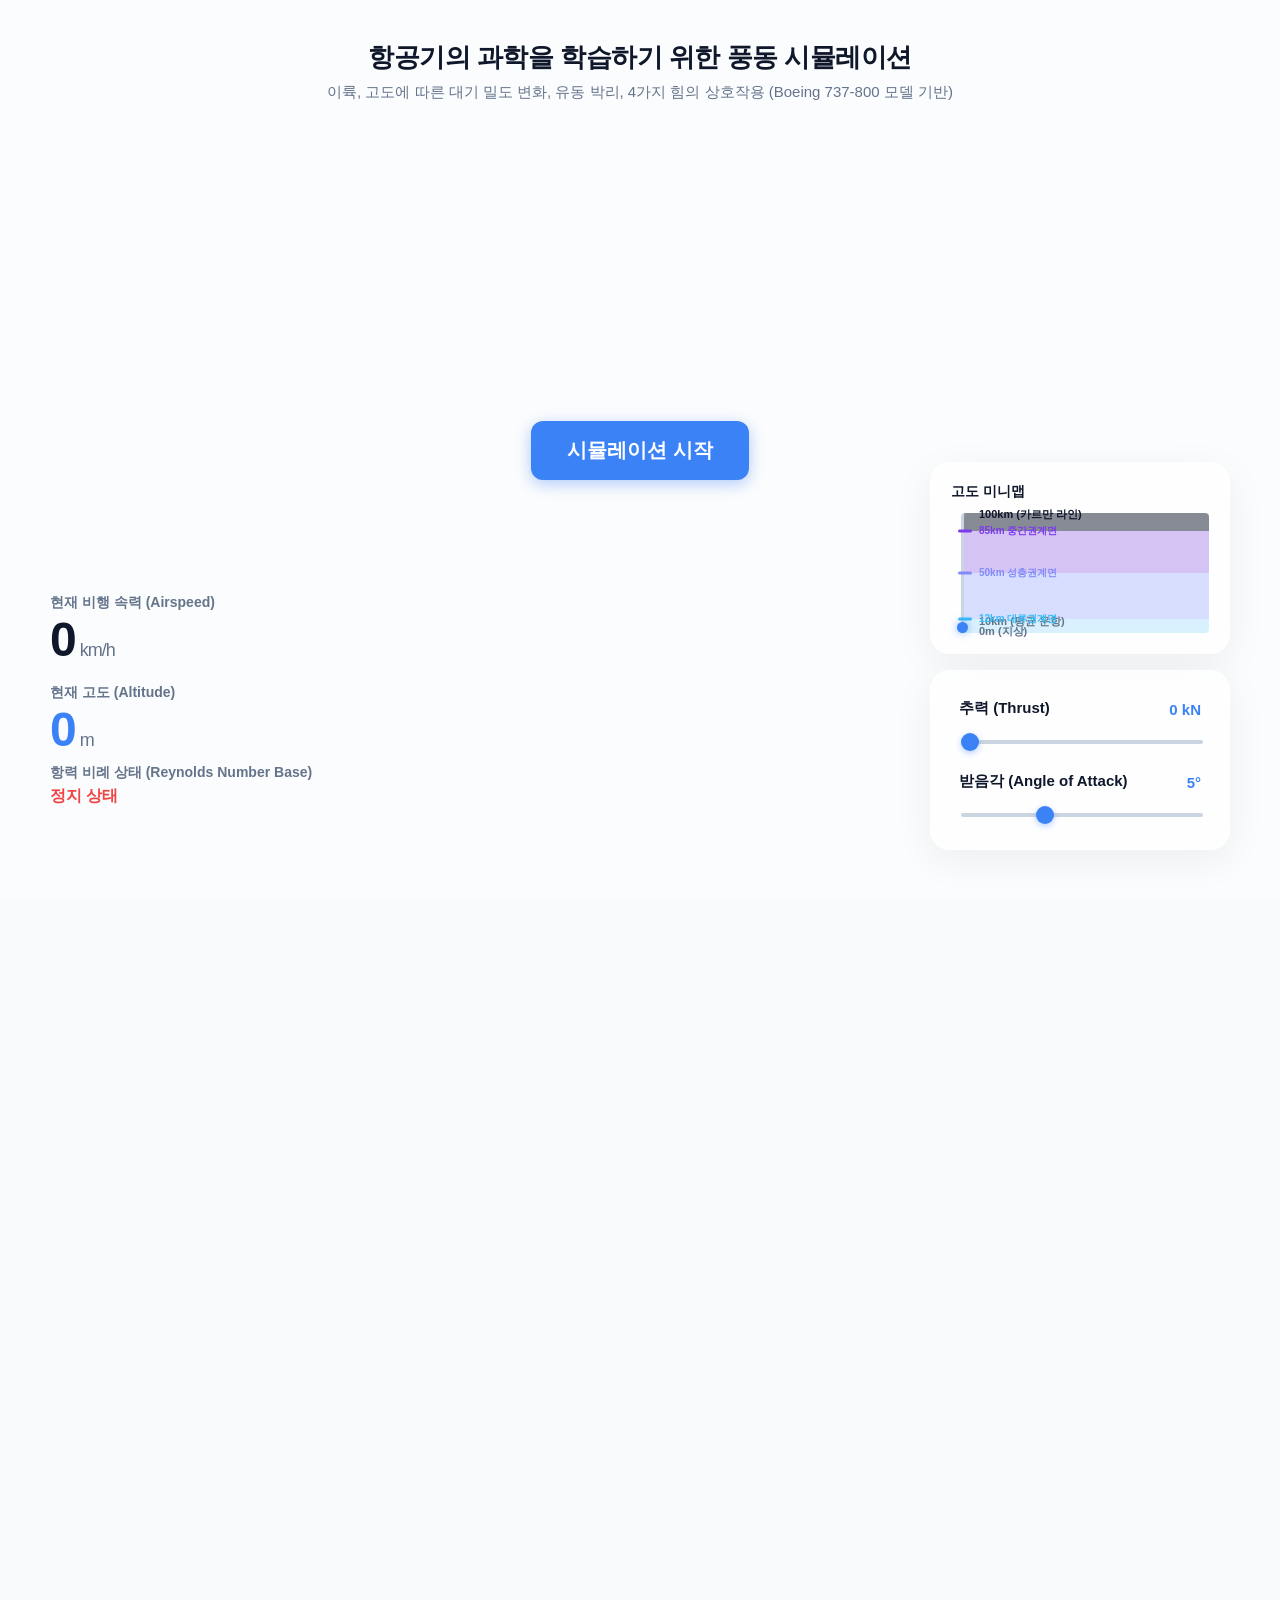
<file: fixed.html>
<!DOCTYPE html>
<html lang="ko">
<head>
    <meta charset="UTF-8">
    <meta name="viewport" content="width=device-width, initial-scale=1.0">
    <title>항공기 풍동 시뮬레이션</title>
    <style>
        :root {
            --bg-color: #f8fafc;
            --text-main: #0f172a;
            --text-sub: #64748b;
            --wing-color: #334155;
            --lift-color: #3b82f6;   
            --gravity-color: #94a3b8; 
            --thrust-color: #10b981;  
            --drag-color: #ef4444;    
        }

        body, html {
            margin: 0; padding: 0; width: 100%; height: 100%; overflow: hidden;
            font-family: 'Pretendard', -apple-system, BlinkMacSystemFont, 'Segoe UI', Roboto, sans-serif;
            background-color: var(--bg-color);
            color: var(--text-main);
        }

        #simulationCanvas { display: block; width: 100%; height: 100%; }
        .overlay { position: absolute; pointer-events: none; }

        /* 시작 버튼 오버레이 */
        .start-overlay {
            top: 0; left: 0; width: 100%; height: 100%;
            background: rgba(255, 255, 255, 0.4);
            backdrop-filter: blur(8px);
            display: flex; justify-content: center; align-items: center;
            pointer-events: auto; z-index: 100;
        }
        .start-btn {
            padding: 16px 36px; font-size: 20px; font-weight: 700;
            color: #fff; background-color: var(--lift-color);
            border: none; border-radius: 12px; cursor: pointer;
            box-shadow: 0 4px 15px rgba(59, 130, 246, 0.4);
            transition: all 0.2s ease;
        }
        .start-btn:hover { background-color: #2563eb; transform: translateY(-2px); }
        .start-btn:active { transform: translateY(0); }

        /* 제목 레이아웃 */
        .header { top: 40px; left: 0; width: 100%; text-align: center; }
        h1 { margin: 0; font-size: 26px; font-weight: 700; letter-spacing: -0.5px; }
        p.subtitle { margin: 8px 0 0 0; font-size: 15px; color: var(--text-sub); }

        /* 상태 표시 HUD */
        .hud-status {
            bottom: 50px; left: 50px; pointer-events: auto; display: flex; flex-direction: column; gap: 20px;
        }
        .hud-box { display: flex; flex-direction: column; }
        .hud-label { font-size: 14px; color: var(--text-sub); margin-bottom: 4px; font-weight: 600; }
        .hud-val { font-size: 48px; font-weight: 800; line-height: 1; letter-spacing: -1px; }
        .hud-unit { font-size: 18px; font-weight: 500; color: var(--text-sub); margin-left: 4px; }
        .alert { color: #ef4444; font-size: 14px; font-weight: bold; margin-top: 5px; opacity: 0; transition: opacity 0.3s;}

        /* 우측 하단 컨트롤러 & 미니맵 컨테이너 */
        .right-panel {
            bottom: 50px; right: 50px; width: 300px;
            display: flex; flex-direction: column; gap: 16px; pointer-events: none;
        }

        /* 고도 미니맵 */
        .minimap-wrapper {
            background: rgba(255, 255, 255, 0.7); backdrop-filter: blur(12px);
            padding: 20px; border-radius: 20px; box-shadow: 0 10px 40px rgba(0,0,0,0.06);
            border: 1px solid rgba(255,255,255,0.8); pointer-events: auto;
        }
        .minimap-title { font-size: 14px; font-weight: 700; margin-bottom: 12px; color: var(--text-main); }
        .minimap-container { 
            position: relative; height: 120px; border-left: 3px solid #cbd5e1; 
            margin-left: 10px; margin-top: 10px; border-radius: 4px;
            background: linear-gradient(to top,
                rgba(186,230,253,0.55) 0%,   rgba(186,230,253,0.55) 12%,
                rgba(165,180,252,0.45) 12%,  rgba(165,180,252,0.45) 50%,
                rgba(109,40,217,0.28) 50%,   rgba(109,40,217,0.28) 85%,
                rgba(15,23,42,0.50)   85%,   rgba(15,23,42,0.50)   100%
            );
        }
        .minimap-label { position: absolute; left: 15px; font-size: 11px; color: var(--text-sub); font-weight: 600; white-space: nowrap;}
        .karman-mark { top: -6px; color: #0f172a;}
        .cruise-mark { bottom: 10%; transform: translateY(50%); }
        .ground-mark { bottom: -6px; }
        .minimap-plane { 
            position: absolute; left: -7px; width: 11px; height: 11px; 
            background: var(--lift-color); border-radius: 50%; 
            box-shadow: 0 0 8px rgba(59,130,246,0.6); 
            transition: bottom 0.1s linear; bottom: 0%;
        }
        .minimap-layer-mark {
            position: absolute; left: -6px; width: 14px; height: 3px;
            border-radius: 1.5px; transform: translateY(50%);
        }

        /* 조작부 */
        .controls {
            background: rgba(255, 255, 255, 0.7); backdrop-filter: blur(12px);
            padding: 28px; border-radius: 20px; box-shadow: 0 10px 40px rgba(0,0,0,0.06);
            border: 1px solid rgba(255,255,255,0.8); pointer-events: auto;
        }
        .control-group { margin-bottom: 24px; }
        .control-group:last-child { margin-bottom: 0; }
        .control-header { display: flex; justify-content: space-between; margin-bottom: 12px; align-items: flex-end; }
        .control-name { font-size: 15px; font-weight: 600; }
        .control-value { font-size: 15px; font-weight: 700; color: var(--lift-color); }

        /* 슬라이더 커스텀 */
        input { -webkit-appearance: none; width: 100%; background: transparent; }
        input:focus { outline: none; }
        input::-webkit-slider-thumb {
            -webkit-appearance: none; height: 18px; width: 18px; border-radius: 50%;
            background: var(--lift-color); cursor: pointer; margin-top: -7px;
            box-shadow: 0 2px 6px rgba(59, 130, 246, 0.4);
        }
        input::-webkit-slider-runnable-track { width: 100%; height: 4px; cursor: pointer; background: #cbd5e1; border-radius: 2px; }
    </style>
</head>
<body>

    <div id="startOverlay" class="start-overlay">
        <button id="startBtn" class="start-btn">시뮬레이션 시작</button>
    </div>

    <canvas id="simulationCanvas"></canvas>

    <div class="overlay header">
        <h1>항공기의 과학을 학습하기 위한 풍동 시뮬레이션</h1>
        <p class="subtitle">이륙, 고도에 따른 대기 밀도 변화, 유동 박리, 4가지 힘의 상호작용 (Boeing 737-800 모델 기반)</p>
    </div>

    <div class="overlay hud-status">
        <div class="hud-box">
            <div class="hud-label">현재 비행 속력 (Airspeed)</div>
            <div class="hud-val"><span id="speedDisplay">0</span><span class="hud-unit">km/h</span></div>
        </div>
        <div class="hud-box">
            <div class="hud-label">현재 고도 (Altitude)</div>
            <div class="hud-val" style="color: var(--lift-color);"><span id="altDisplay">0</span><span class="hud-unit">m</span></div>
        </div>
        <div class="hud-box" style="margin-top: -10px;">
            <div class="hud-label">항력 비례 상태 (Reynolds Number Base)</div>
            <div id="dragTypeDisplay" style="font-size: 16px; font-weight: bold; color: var(--drag-color);">정지 상태</div>
        </div>
        <div id="stallWarning" class="alert">⚠️ 실속(Stall) 발생! 양력 급감 및 유동 박리</div>
    </div>

    <div class="overlay right-panel">
        <div class="minimap-wrapper">
            <div class="minimap-title">고도 미니맵</div>
            <div class="minimap-container">
                <div class="minimap-label karman-mark">100km (카르만 라인)</div>
                <div class="minimap-label" style="bottom:85%;transform:translateY(50%);color:#7c3aed;font-size:10px;">85km 중간권계면</div>
                <div class="minimap-label" style="bottom:50%;transform:translateY(50%);color:#818cf8;font-size:10px;">50km 성층권계면</div>
                <div class="minimap-label cruise-mark">10km (평균 운항)</div>
                <div class="minimap-label" style="bottom:12%;transform:translateY(50%);color:#38bdf8;font-size:10px;">12km 대류권계면</div>
                <div class="minimap-label ground-mark">0m (지상)</div>
                <div class="minimap-layer-mark" style="bottom:85%;background:#7c3aed;"></div>
                <div class="minimap-layer-mark" style="bottom:50%;background:#818cf8;"></div>
                <div class="minimap-layer-mark" style="bottom:12%;background:#38bdf8;"></div>
                <div class="minimap-plane" id="minimapPlane"></div>
            </div>
        </div>

        <div class="controls">
            <div class="control-group">
                <div class="control-header">
                    <span class="control-name">추력 (Thrust)</span>
                    <span class="control-value"><span id="thrustValDisplay">0</span> kN</span>
                </div>
                <input type="range" id="thrustSlider" min="0" max="250" step="1" value="0">
            </div>
            <div class="control-group">
                <div class="control-header">
                    <span class="control-name">받음각 (Angle of Attack)</span>
                    <span class="control-value"><span id="aoaValDisplay">5</span>°</span>
                </div>
                <input type="range" id="aoaSlider" min="-5" max="25" step="0.5" value="5">
            </div>
        </div>
    </div>

    <script>
        const canvas = document.getElementById('simulationCanvas');
        const ctx = canvas.getContext('2d');

        const speedDisplay = document.getElementById('speedDisplay');
        const altDisplay = document.getElementById('altDisplay');
        const thrustSlider = document.getElementById('thrustSlider');
        const thrustValDisplay = document.getElementById('thrustValDisplay');
        const aoaSlider = document.getElementById('aoaSlider');
        const aoaValDisplay = document.getElementById('aoaValDisplay');
        const stallWarning = document.getElementById('stallWarning');
        const dragTypeDisplay = document.getElementById('dragTypeDisplay');
        const minimapPlane = document.getElementById('minimapPlane');
        const startOverlay = document.getElementById('startOverlay');
        const startBtn = document.getElementById('startBtn');

        function resizeCanvas() {
            canvas.width = window.innerWidth;
            canvas.height = window.innerHeight;
        }
        window.addEventListener('resize', resizeCanvas);
        resizeCanvas();

        // 보잉 737-800 제원
        const mass = 65000;          
        const gravity = mass * 9.81; 
        const wingArea = 124.6;      
        const chordLength = 3.96;    
        const kinematicViscosity = 1.48e-5;    
        
        const Re_crit = 5000000; 
        const v_crit = (Re_crit * kinematicViscosity) / chordLength;

        // ========== 대기층 오브제 데이터 (5배 증가, 크기 확대) ==========
        const cloudDefs = [
            // 저층 뭉게구름 (0~2km)
            {xf:0.04,alt:220,size:2.6},{xf:0.16,alt:380,size:3.0},{xf:0.29,alt:480,size:2.2},
            {xf:0.43,alt:310,size:2.8},{xf:0.57,alt:560,size:2.4},{xf:0.70,alt:290,size:3.2},
            {xf:0.83,alt:440,size:2.0},{xf:0.94,alt:620,size:2.5},{xf:0.11,alt:180,size:2.9},
            {xf:0.24,alt:700,size:2.1},{xf:0.37,alt:850,size:2.7},{xf:0.50,alt:950,size:2.3},
            {xf:0.63,alt:780,size:3.1},{xf:0.76,alt:1100,size:2.6},{xf:0.88,alt:820,size:2.0},
            {xf:0.07,alt:1300,size:2.4},{xf:0.21,alt:1500,size:2.8},{xf:0.34,alt:1200,size:2.2},
            {xf:0.47,alt:1650,size:2.5},{xf:0.60,alt:1400,size:2.0},{xf:0.73,alt:1800,size:2.7},
            {xf:0.86,alt:1550,size:2.3},{xf:0.13,alt:1750,size:2.6},{xf:0.96,alt:1350,size:2.1},
            {xf:0.40,alt:1950,size:2.4},
            // 중층 (2~6km)
            {xf:0.05,alt:2300,size:2.0},{xf:0.18,alt:2700,size:2.3},{xf:0.30,alt:3000,size:1.9},
            {xf:0.42,alt:2500,size:2.1},{xf:0.54,alt:3200,size:2.4},{xf:0.66,alt:2800,size:1.8},
            {xf:0.78,alt:3500,size:2.2},{xf:0.90,alt:2900,size:2.0},{xf:0.08,alt:3800,size:1.9},
            {xf:0.22,alt:4100,size:2.1},{xf:0.35,alt:3600,size:1.7},{xf:0.48,alt:4400,size:2.0},
            {xf:0.61,alt:4700,size:1.8},{xf:0.74,alt:4200,size:2.2},{xf:0.87,alt:5000,size:1.9},
            {xf:0.12,alt:5300,size:1.7},{xf:0.25,alt:4900,size:1.8},{xf:0.38,alt:5600,size:2.0},
            {xf:0.51,alt:5100,size:1.6},{xf:0.64,alt:5800,size:1.7},{xf:0.77,alt:5400,size:1.9},
            {xf:0.92,alt:5700,size:1.5},{xf:0.03,alt:5200,size:1.8},{xf:0.17,alt:5900,size:1.6},
            {xf:0.46,alt:5500,size:1.7},
            // 고층 권운 (6~12km)
            {xf:0.06,alt:6400,size:1.4},{xf:0.19,alt:7000,size:1.5},{xf:0.33,alt:6800,size:1.3},
            {xf:0.46,alt:7500,size:1.4},{xf:0.59,alt:7200,size:1.5},{xf:0.72,alt:8000,size:1.2},
            {xf:0.85,alt:7700,size:1.3},{xf:0.10,alt:8400,size:1.1},{xf:0.23,alt:8800,size:1.2},
            {xf:0.36,alt:9100,size:1.0},{xf:0.49,alt:9500,size:1.1},{xf:0.62,alt:9000,size:1.2},
            {xf:0.75,alt:9700,size:0.9},{xf:0.88,alt:10200,size:0.9},{xf:0.14,alt:10600,size:0.8},
            {xf:0.28,alt:10900,size:0.8},{xf:0.42,alt:11200,size:0.7},{xf:0.56,alt:10800,size:0.8},
            {xf:0.69,alt:11500,size:0.7},{xf:0.82,alt:11800,size:0.7},{xf:0.97,alt:11000,size:0.8},
            {xf:0.01,alt:11600,size:0.7},{xf:0.16,alt:10400,size:0.9},{xf:0.93,alt:11300,size:0.7},
            {xf:0.02,alt:9800,size:1.0},
        ];
        const birdDefs = [
            {xf:0.05,alt:35,sp:4},{xf:0.12,alt:55,sp:3.5},{xf:0.20,alt:42,sp:5},
            {xf:0.28,alt:78,sp:3},{xf:0.36,alt:62,sp:4.5},{xf:0.43,alt:92,sp:3.8},
            {xf:0.51,alt:48,sp:4},{xf:0.58,alt:105,sp:3.2},{xf:0.66,alt:70,sp:4.8},
            {xf:0.73,alt:38,sp:3.5},{xf:0.80,alt:85,sp:4.2},{xf:0.88,alt:58,sp:3.7},
            {xf:0.95,alt:120,sp:3.1},{xf:0.08,alt:95,sp:4.3},{xf:0.16,alt:130,sp:3.6},
            {xf:0.24,alt:145,sp:3.0},{xf:0.32,alt:115,sp:3.9},{xf:0.40,alt:160,sp:3.3},
            {xf:0.48,alt:140,sp:4.1},{xf:0.56,alt:170,sp:3.4},{xf:0.64,alt:155,sp:4.6},
            {xf:0.72,alt:185,sp:3.8},{xf:0.79,alt:125,sp:3.2},{xf:0.87,alt:190,sp:4.0},
            {xf:0.93,alt:108,sp:3.7},{xf:0.04,alt:175,sp:3.5},{xf:0.14,alt:148,sp:4.4},
            {xf:0.26,alt:200,sp:3.1},{xf:0.38,alt:88,sp:4.7},{xf:0.53,alt:210,sp:3.6},
        ];
        const balloonDefs = [
            {xf:0.07,alt:16000},{xf:0.18,alt:20000},{xf:0.28,alt:25000},
            {xf:0.38,alt:30000},{xf:0.48,alt:22000},{xf:0.57,alt:35000},
            {xf:0.67,alt:28000},{xf:0.76,alt:38000},{xf:0.86,alt:32000},
            {xf:0.95,alt:42000},{xf:0.13,alt:18500},{xf:0.23,alt:26000},
            {xf:0.33,alt:33000},{xf:0.43,alt:46000},{xf:0.53,alt:24000},
        ];
        const meteorDefs = [
            {xf:0.05,alt:62000,angle:0.55,len:160},{xf:0.13,alt:66000,angle:0.42,len:140},
            {xf:0.21,alt:70000,angle:0.65,len:190},{xf:0.29,alt:74000,angle:0.38,len:150},
            {xf:0.37,alt:67000,angle:0.50,len:175},{xf:0.45,alt:78000,angle:0.48,len:165},
            {xf:0.53,alt:63000,angle:0.58,len:145},{xf:0.61,alt:72000,angle:0.43,len:170},
            {xf:0.69,alt:80000,angle:0.52,len:155},{xf:0.77,alt:68000,angle:0.47,len:180},
            {xf:0.85,alt:75000,angle:0.62,len:160},{xf:0.92,alt:82000,angle:0.40,len:140},
            {xf:0.09,alt:64000,angle:0.53,len:155},{xf:0.17,alt:76000,angle:0.67,len:170},
            {xf:0.25,alt:84000,angle:0.45,len:185},{xf:0.34,alt:61000,angle:0.56,len:150},
            {xf:0.42,alt:79000,angle:0.44,len:165},{xf:0.50,alt:65000,angle:0.60,len:175},
            {xf:0.58,alt:83000,angle:0.49,len:145},{xf:0.66,alt:71000,angle:0.57,len:160},
            {xf:0.74,alt:77000,angle:0.41,len:170},{xf:0.82,alt:69000,angle:0.63,len:155},
            {xf:0.90,alt:85000,angle:0.46,len:140},{xf:0.97,alt:73000,angle:0.54,len:165},
            {xf:0.03,alt:81000,angle:0.51,len:180},{xf:0.11,alt:62500,angle:0.59,len:150},
            {xf:0.19,alt:70500,angle:0.44,len:175},{xf:0.27,alt:78500,angle:0.66,len:160},
            {xf:0.36,alt:66500,angle:0.48,len:145},{xf:0.44,alt:84500,angle:0.42,len:190},
        ];
        const starDefs = [
            {xf:0.02,alt:86000,r:2.2},{xf:0.07,alt:91000,r:1.8},{xf:0.12,alt:88500,r:2.5},
            {xf:0.17,alt:94000,r:1.9},{xf:0.22,alt:89000,r:2.1},{xf:0.27,alt:96500,r:1.7},
            {xf:0.32,alt:86500,r:2.3},{xf:0.37,alt:92500,r:1.8},{xf:0.42,alt:87500,r:2.0},
            {xf:0.47,alt:95500,r:2.2},{xf:0.52,alt:90500,r:1.9},{xf:0.57,alt:88000,r:2.4},
            {xf:0.62,alt:93500,r:1.7},{xf:0.67,alt:99000,r:1.8},{xf:0.72,alt:87000,r:2.1},
            {xf:0.77,alt:91500,r:1.9},{xf:0.82,alt:89500,r:2.3},{xf:0.87,alt:97000,r:1.7},
            {xf:0.92,alt:86000,r:2.0},{xf:0.97,alt:94500,r:1.8},{xf:0.05,alt:98000,r:1.9},
            {xf:0.10,alt:92000,r:2.2},{xf:0.15,alt:87000,r:1.8},{xf:0.20,alt:95000,r:2.0},
            {xf:0.25,alt:90000,r:2.4},{xf:0.30,alt:86500,r:1.7},{xf:0.35,alt:93000,r:2.1},
            {xf:0.40,alt:98500,r:1.9},{xf:0.45,alt:88500,r:2.3},{xf:0.50,alt:96000,r:1.8},
            {xf:0.55,alt:91000,r:2.0},{xf:0.60,alt:87500,r:2.2},{xf:0.65,alt:94000,r:1.8},
            {xf:0.70,alt:99500,r:2.1},{xf:0.75,alt:89000,r:2.3},{xf:0.80,alt:95500,r:1.9},
            {xf:0.85,alt:90500,r:2.0},{xf:0.90,alt:86000,r:2.4},{xf:0.95,alt:92500,r:1.8},
            {xf:0.03,alt:97500,r:2.2},{xf:0.08,alt:88000,r:1.9},{xf:0.13,alt:93500,r:2.1},
            {xf:0.18,alt:99000,r:1.7},{xf:0.23,alt:91500,r:2.3},{xf:0.28,alt:87500,r:2.0},
            {xf:0.33,alt:96500,r:1.8},{xf:0.38,alt:90000,r:2.2},{xf:0.43,alt:85500,r:1.9},
            {xf:0.48,alt:94500,r:2.1},{xf:0.53,alt:89500,r:2.3},{xf:0.58,alt:98000,r:1.7},
            {xf:0.63,alt:92000,r:2.0},{xf:0.68,alt:87000,r:2.4},{xf:0.73,alt:95000,r:1.8},
            {xf:0.78,alt:91000,r:2.1},{xf:0.83,alt:86500,r:1.9},{xf:0.88,alt:93000,r:2.2},
            {xf:0.93,alt:97500,r:1.8},{xf:0.98,alt:89000,r:2.0},{xf:0.01,alt:99500,r:2.3},
            {xf:0.06,alt:85800,r:1.9},{xf:0.11,alt:96000,r:2.1},{xf:0.16,alt:91500,r:1.7},
            {xf:0.21,alt:88000,r:2.2},{xf:0.26,alt:94000,r:1.9},{xf:0.31,alt:89500,r:2.0},
            {xf:0.36,alt:97000,r:2.3},{xf:0.41,alt:86500,r:1.8},{xf:0.46,alt:93000,r:2.1},
            {xf:0.51,alt:90000,r:2.4},{xf:0.56,alt:87500,r:1.9},{xf:0.61,alt:95500,r:2.0},
            {xf:0.66,alt:92500,r:1.8},{xf:0.71,alt:86000,r:2.2},{xf:0.76,alt:98500,r:1.7},
            {xf:0.81,alt:91000,r:2.3},{xf:0.86,alt:88500,r:1.9},{xf:0.91,alt:94000,r:2.1},
            {xf:0.96,alt:89000,r:2.0},{xf:0.04,alt:97000,r:1.8},{xf:0.09,alt:93500,r:2.2},
            {xf:0.14,alt:85500,r:1.9},{xf:0.19,alt:92000,r:2.1},{xf:0.24,alt:99000,r:1.7},
            {xf:0.29,alt:87000,r:2.3},{xf:0.34,alt:95000,r:1.8},{xf:0.39,alt:90500,r:2.0},
            {xf:0.44,alt:86500,r:2.2},{xf:0.49,alt:93000,r:1.9},{xf:0.54,alt:88500,r:2.1},
            {xf:0.59,alt:96500,r:1.8},{xf:0.64,alt:91000,r:2.0},{xf:0.69,alt:87500,r:2.3},
        ];

        // 物理시뮬레이션 변수
        let isRunning = false;     
        let velocity = 0;          
        let thrust = 0;          
        let aoa = 5;                 
        let altitude = 0;          
        let verticalVelocity = 0;  

        let lift = 0;                
        let drag = 0;                
        let lastTime = 0;

        // ── 배경 스크롤 상태 ──
        let groundScrollX = 0;
        let issX = window.innerWidth * 0.72;

        // 원래 위치 복원 (화면 내 xf 기준)
        cloudDefs.forEach(o   => { o.x = o.xf * window.innerWidth; });
        birdDefs.forEach(o    => { o.x = o.xf * window.innerWidth; });
        balloonDefs.forEach(o => { o.x = o.xf * window.innerWidth; });
        meteorDefs.forEach(o  => { o.x = o.xf * window.innerWidth; });
        starDefs.forEach(o    => { o.x = o.xf * window.innerWidth; });

        // 화면 밖 왼쪽(-W ~ 0)에 각 레이어 복사본 추가 배치 → 시작 즉시 끊김 없이 흘러들어옴
        const W0 = window.innerWidth;
        cloudDefs.forEach(o   => { cloudDefs.push({...o,   x: o.x - W0}); });
        birdDefs.forEach(o    => { birdDefs.push({...o,    x: o.x - W0}); });
        balloonDefs.forEach(o => { balloonDefs.push({...o, x: o.x - W0}); });
        meteorDefs.forEach(o  => { meteorDefs.push({...o,  x: o.x - W0}); });
        starDefs.forEach(o    => { starDefs.push({...o,    x: o.x - W0}); });

        // 입자 초기 설정
        const particles =[];
        const numParticles = 233; 
        
        for (let i = 0; i < numParticles; i++) {
            const startY = Math.random() * window.innerHeight;
            particles.push({
                x: Math.random() * window.innerWidth,
                yStart: startY,
                y: startY,
                speedOffset: 0.7 + Math.random() * 0.6,
                radius: 1.5 + Math.random() * 1.5,
                history:[]
            });
        }

        // 화살표 그리기
        function drawArrow(startX, startY, endX, endY, color, label) {
            if(Math.abs(startX - endX) < 1 && Math.abs(startY - endY) < 1) return; 

            const headlen = 12; 
            const dx = endX - startX;
            const dy = endY - startY;
            const angle = Math.atan2(dy, dx);
            
            ctx.beginPath();
            ctx.moveTo(startX, startY);
            ctx.lineTo(endX, endY);
            ctx.strokeStyle = color;
            ctx.lineWidth = 4;
            ctx.stroke();

            ctx.beginPath();
            ctx.moveTo(endX, endY);
            ctx.lineTo(endX - headlen * Math.cos(angle - Math.PI / 6), endY - headlen * Math.sin(angle - Math.PI / 6));
            ctx.lineTo(endX - headlen * Math.cos(angle + Math.PI / 6), endY - headlen * Math.sin(angle + Math.PI / 6));
            ctx.fillStyle = color;
            ctx.fill();

            ctx.font = "bold 16px Pretendard, sans-serif";
            ctx.fillStyle = color;
            const textOffsetX = dx > 0 ? 15 : (dx < 0 ? -45 : -15);
            const textOffsetY = dy > 0 ? 25 : (dy < 0 ? -15 : 5);
            ctx.fillText(label, endX + textOffsetX, endY + textOffsetY);
        }

        function drawAirfoil() {
            ctx.beginPath();
            ctx.moveTo(-70, 0); 
            ctx.bezierCurveTo(-70, -45, 20, -50, 150, 0); 
            ctx.bezierCurveTo(40, 10, -50, 20, -70, 0);
            ctx.fillStyle = "#334155";
            ctx.fill();
        }

        // ========== 대기층 오브제 드로잉 함수 ==========
        function drawCloud(x, y, size, opacity, color='#ffffff') {
            const r = 20 * size;
            ctx.save();
            ctx.globalAlpha = opacity;
            ctx.fillStyle = color;
            ctx.shadowColor = 'rgba(148,163,184,0.4)';
            ctx.shadowBlur = 10;
            [[0,0,1],[0.9,0.25,0.75],[-0.8,0.2,0.78],[0.35,-0.42,0.68],[-0.28,-0.38,0.62]].forEach(([dx,dy,rs]) => {
                ctx.beginPath(); ctx.arc(x+dx*r, y+dy*r, r*rs, 0, Math.PI*2); ctx.fill();
            });
            ctx.restore();
        }

        function drawBird(x, y, sp=4) {
            ctx.save();
            const s = sp;
            ctx.strokeStyle = 'rgba(51,65,85,0.72)'; ctx.lineWidth = 2; ctx.lineCap = 'round';
            ctx.beginPath();
            ctx.moveTo(x-s*2,y); ctx.quadraticCurveTo(x-s,y-s*1.3,x,y);
            ctx.moveTo(x,y);     ctx.quadraticCurveTo(x+s,y-s*1.3,x+s*2,y);
            ctx.stroke();
            ctx.restore();
        }

        function drawBalloon(x, y) {
            ctx.save();
            const R = 22;
            const gr = ctx.createRadialGradient(x-5,y-6,3,x,y,R);
            gr.addColorStop(0,'#fef9c3'); gr.addColorStop(1,'#f59e0b');
            ctx.fillStyle = gr;
            ctx.beginPath(); ctx.arc(x,y,R,0,Math.PI*2); ctx.fill();
            ctx.strokeStyle = '#d97706'; ctx.lineWidth = 1.5; ctx.stroke();
            // 세로줄 장식
            ctx.strokeStyle = 'rgba(180,83,9,0.3)'; ctx.lineWidth = 1;
            [-8,0,8].forEach(dx => {
                ctx.beginPath(); ctx.moveTo(x+dx,y-R); ctx.lineTo(x+dx,y+R); ctx.stroke();
            });
            // 줄
            ctx.strokeStyle = '#94a3b8'; ctx.lineWidth = 1.2;
            ctx.beginPath(); ctx.moveTo(x-5,y+R); ctx.lineTo(x-9,y+R+55); ctx.stroke();
            ctx.beginPath(); ctx.moveTo(x+5,y+R); ctx.lineTo(x+9,y+R+55); ctx.stroke();
            // 곤돌라
            ctx.fillStyle = '#e2e8f0'; ctx.fillRect(x-11,y+R+55,22,11);
            ctx.strokeStyle = '#94a3b8'; ctx.lineWidth = 1; ctx.strokeRect(x-11,y+R+55,22,11);
            ctx.restore();
        }

        function drawMeteor(x, y, angle, len) {
            ctx.save();
            ctx.translate(x,y); ctx.rotate(angle);
            const tail = ctx.createLinearGradient(0,0,len,0);
            tail.addColorStop(0,'rgba(255,255,200,0.95)');
            tail.addColorStop(0.4,'rgba(255,180,80,0.6)');
            tail.addColorStop(1,'rgba(255,100,30,0)');
            ctx.strokeStyle = tail; ctx.lineWidth = 2.5; ctx.lineCap = 'round';
            ctx.beginPath(); ctx.moveTo(0,0); ctx.lineTo(len,0); ctx.stroke();
            const glow = ctx.createRadialGradient(0,0,0,0,0,7);
            glow.addColorStop(0,'rgba(255,255,255,1)'); glow.addColorStop(1,'rgba(255,180,80,0)');
            ctx.fillStyle = glow; ctx.beginPath(); ctx.arc(0,0,7,0,Math.PI*2); ctx.fill();
            ctx.restore();
        }

        function drawAurora(gY, scale, t) {
            const yTop = gY - 100000*scale, yBot = gY - 85000*scale;
            const cTop = Math.max(0,yTop), cBot = Math.min(canvas.height,yBot);
            if (cBot <= cTop) return;
            const W = canvas.width;
            const bands = [
                {c:'52,211,153',phase:0},{c:'99,102,241',phase:1.7},{c:'167,139,250',phase:3.2},
            ];
            for (const band of bands) {
                for (let ci = 0; ci < 4; ci++) {
                    const bx = W*(ci+0.5)/4 + Math.sin(t*0.35+band.phase+ci*1.1)*25;
                    const bw = W/4*0.85;
                    const alpha = 0.12 + 0.08*Math.sin(t*0.7+band.phase+ci*0.9);
                    const g = ctx.createLinearGradient(bx-bw/2,0,bx+bw/2,0);
                    g.addColorStop(0,`rgba(${band.c},0)`);
                    g.addColorStop(0.5,`rgba(${band.c},${alpha.toFixed(3)})`);
                    g.addColorStop(1,`rgba(${band.c},0)`);
                    const wave = Math.sin(t*0.5+band.phase+ci)*10;
                    ctx.save();
                    ctx.beginPath();
                    ctx.moveTo(bx-bw/2+wave,cTop); ctx.lineTo(bx+bw/2+wave,cTop);
                    ctx.lineTo(bx+bw/2,cBot);      ctx.lineTo(bx-bw/2,cBot);
                    ctx.closePath(); ctx.fillStyle = g; ctx.fill();
                    ctx.restore();
                }
            }
        }

        function drawISS(x, y) {
            ctx.save();
            ctx.fillStyle = '#94a3b8';
            ctx.fillRect(x-58,y-1.5,116,3);
            ctx.fillStyle = '#cbd5e1'; ctx.fillRect(x-20,y-7,40,14);
            [[x-58,y-9,24,7],[x-58,y+2,24,7],[x+34,y-9,24,7],[x+34,y+2,24,7]].forEach(([px,py,pw,ph]) => {
                ctx.fillStyle='#1d4ed8'; ctx.fillRect(px,py,pw,ph);
                ctx.strokeStyle='#60a5fa'; ctx.lineWidth=0.5;
                [1,2].forEach(gi=>{
                    ctx.beginPath(); ctx.moveTo(px+pw*gi/3,py); ctx.lineTo(px+pw*gi/3,py+ph); ctx.stroke();
                });
            });
            ctx.restore();
        }

        function drawAtmosphericObjects(gY, scale, t) {
            const W = canvas.width;
            // 구름 (대류권 0~12km)
            for (const c of cloudDefs) {
                const y = gY - c.alt*scale;
                if (y < -80 || y > canvas.height+80) continue;
                drawCloud(c.x, y, c.size, c.alt > 8000 ? 0.55 : 0.82, '#ffffff');
            }
            // 새 (지상 근처)
            for (const b of birdDefs) {
                const y = gY - b.alt*scale;
                if (y < 0 || y > canvas.height) continue;
                drawBird(b.x, y, b.sp || 4);
            }
            // 기상 관측 기구 (성층권)
            for (const bal of balloonDefs) {
                const y = gY - bal.alt*scale;
                if (y < -60 || y > canvas.height+60) continue;
                drawBalloon(bal.x, y);
            }
            // 유성 (중간권)
            for (const m of meteorDefs) {
                const y = gY - m.alt*scale;
                if (y < -40 || y > canvas.height+40) continue;
                drawMeteor(m.x, y, m.angle, m.len);
            }
            // 오로라 (열권)
            drawAurora(gY, scale, t);
            // 별 (열권)
            for (const s of starDefs) {
                const y = gY - s.alt*scale;
                if (y < 0 || y > canvas.height) continue;
                const twinkle = 0.5 + 0.5*Math.sin(t*3+s.xf*20);
                ctx.beginPath(); ctx.arc(s.x, y, s.r, 0, Math.PI*2);
                ctx.fillStyle = `rgba(255,255,255,${twinkle.toFixed(2)})`; ctx.fill();
            }
            // ISS (열권 상단 ~96km)
            const issY = gY - 96000*scale;
            if (issY > 0 && issY < canvas.height) drawISS(issX, issY);
        }

        // 대기층 경계마다 입자 수가 절반이 되는 연속 지수 감쇠 함수
        // (정규화: 20개 5km 밴드의 합 = 233, 고도 0 기준)
        const ATM_NORM = 233;
        function atmDensity(alt) {
            const LN2 = Math.LN2;
            if (alt < 12000)  return               Math.exp(-4*LN2 / 12000 * alt);         // 0→12km: ÷16
            if (alt < 50000)  return (1/16) *      Math.exp(-2*LN2 / 38000 * (alt - 12000)); // 12→50km: ÷4
            if (alt < 85000)  return (1/64) *      Math.exp(  -LN2 / 35000 * (alt - 50000)); // 50→85km: ÷2
            return                   (1/128)*      Math.exp(  -LN2 / 15000 * (alt - 85000)); // 85km~
        }

        // 메인 애니메이션 루프
        function animate(time) {
            if (!lastTime) lastTime = time;
            const deltaTime = isRunning ? (time - lastTime) / 1000 : 0;
            lastTime = time;
            
            ctx.clearRect(0, 0, canvas.width, canvas.height);

            thrust = thrustSlider.value * 1000;
            aoa = parseFloat(aoaSlider.value);
            thrustValDisplay.innerText = thrustSlider.value;
            aoaValDisplay.innerText = aoa;

            const isStall = aoa > 15;
            stallWarning.style.opacity = isStall ? 1 : 0;

            const currentAirDensity = 1.225 * Math.exp(-altitude / 8500);

            // 물리 연산 파트
            let Cl = 0;
            if (!isStall) {
                Cl = 0.1 * aoa + 0.2; 
            } else {
                const Cl_max = 0.1 * 15 + 0.2; 
                Cl = Cl_max * Math.exp(-(aoa - 15) * 0.5); 
            }
            let Cd = 0.02 + 0.05 * Cl * Cl; 

            const q_newton = 0.5 * currentAirDensity * velocity * velocity; 
            const q_crit = 0.5 * currentAirDensity * v_crit * v_crit;       
            
            lift = q_newton * wingArea * Cl;

            if (velocity === 0) {
                dragTypeDisplay.innerText = "정지 상태";
                drag = 0;
            } else if (velocity < v_crit) {
                dragTypeDisplay.innerText = "속력에 비례 (층류/천이 구간)";
                const dragAtCrit = q_crit * wingArea * Cd;
                drag = dragAtCrit * (velocity / v_crit); 
            } else {
                dragTypeDisplay.innerText = "속력의 제곱에 비례 (난류 구간)";
                drag = q_newton * wingArea * Cd; 
            }

            const horizontalAccel = (thrust - drag) / mass;
            velocity += horizontalAccel * deltaTime;
            if (velocity < 0) velocity = 0;

            const verticalAccel = (lift - gravity) / mass;
            verticalVelocity += verticalAccel * deltaTime;
            altitude += verticalVelocity * deltaTime;

            if (altitude <= 0) { altitude = 0; if (verticalVelocity < 0) verticalVelocity = 0; }
            if (altitude >= 100000) { altitude = 100000; if (verticalVelocity > 0) verticalVelocity = 0; }

            speedDisplay.innerText = Math.round(velocity * 3.6);
            altDisplay.innerText = Math.round(altitude).toLocaleString();
            minimapPlane.style.bottom = `${Math.min(100, (altitude / 100000) * 100)}%`;

            const cx = canvas.width / 2;
            const cy = canvas.height / 2;

            // ── 배경 오브제 패럴랙스 스크롤 ──
            // 공기입자 기준속도(velocity/8)보다 훨씬 느리게 이동
            // 레이어별 패럴랙스 계수 (작을수록 느림 = 더 멀리 있음)
            if (isRunning) {
                const P_STAR    = 0.060;   // 별 / 유성
                const P_BALLOON = 0.164;   // 기상 기구
                const P_CLOUD_H = 0.239;   // 고층 권운
                const P_CLOUD_L = 0.478;   // 저층 뭉게구름
                const P_BIRD    = 0.716;   // 새
                const P_GROUND  = 1.000;   // 지면 패턴

                const dx_star    = velocity * deltaTime * P_STAR;
                const dx_balloon = velocity * deltaTime * P_BALLOON;
                const dx_cloudH  = velocity * deltaTime * P_CLOUD_H;
                const dx_cloudL  = velocity * deltaTime * P_CLOUD_L;
                const dx_bird    = velocity * deltaTime * P_BIRD;
                const dx_ground  = velocity * deltaTime * P_GROUND;

                // 별 & 유성 (오른쪽 이탈 → 즉시 왼쪽 끝에서 동일 alt로 재생성)
                for (const s of starDefs) {
                    s.x += dx_star;
                    if (s.x > canvas.width + 20) s.x = -20;
                }
                for (const m of meteorDefs) {
                    m.x += dx_star;
                    if (m.x > canvas.width + m.len) m.x = -m.len;
                }
                // ISS
                issX += dx_star;
                if (issX > canvas.width + 80) issX = -80;

                // 기구
                for (const bal of balloonDefs) {
                    bal.x += dx_balloon;
                    if (bal.x > canvas.width + 60) bal.x = -60;
                }

                // 구름
                for (const c of cloudDefs) {
                    const dx = c.alt >= 6000 ? dx_cloudH : dx_cloudL;
                    c.x += dx;
                    const margin = c.size * 40;
                    if (c.x > canvas.width + margin) c.x = -margin;
                }

                // 새
                for (const b of birdDefs) {
                    b.x += dx_bird;
                    if (b.x > canvas.width + 30) b.x = -30;
                }

                // 지면 패턴
                groundScrollX -= dx_ground;
            }

            // ========== 배경 그래픽 렌더링 ==========
            const visualScale = 0.2;
            const groundY = cy + (altitude * visualScale);
            const karmanY = groundY - 100000 * visualScale;

            // 1. 대기층 배경색 밴드
            const layerBands = [
                { bottom:0,     top:12000,  color:'rgba(186,230,253,0.22)' },
                { bottom:12000, top:50000,  color:'rgba(165,180,252,0.18)' },
                { bottom:50000, top:85000,  color:'rgba(109,40,217,0.17)'  },
                { bottom:85000, top:110000, color:'rgba(15,23,42,0.42)'    },
            ];
            for (const lb of layerBands) {
                const yT = Math.max(0, groundY - lb.top*visualScale);
                const yB = Math.min(canvas.height, groundY - lb.bottom*visualScale);
                if (yB > yT) { ctx.fillStyle = lb.color; ctx.fillRect(0,yT,canvas.width,yB-yT); }
            }

            // 2. 오존층 시각화 (성층권 25~35km, 연한 연두빛)
            {
                const yT = Math.max(0, groundY - 35000*visualScale);
                const yB = Math.min(canvas.height, groundY - 25000*visualScale);
                if (yB > yT) {
                    const og = ctx.createLinearGradient(0,yT,0,yB);
                    og.addColorStop(0,'rgba(163,230,53,0)');
                    og.addColorStop(0.5,'rgba(163,230,53,0.09)');
                    og.addColorStop(1,'rgba(163,230,53,0)');
                    ctx.fillStyle = og; ctx.fillRect(0,yT,canvas.width,yB-yT);
                }
            }

            // 3. 대기층 특성 오브제 렌더링
            drawAtmosphericObjects(groundY, visualScale, time);

            // 4. 대기층 경계 점선 + 라벨 (우측 정렬)
            const layerBoundaries = [
                { alt:12000, color:'#38bdf8', label:'◈ 대류권계면 (Tropopause)  12km' },
                { alt:50000, color:'#818cf8', label:'◈ 성층권계면 (Stratopause)  50km' },
                { alt:85000, color:'#7c3aed', label:'◈ 중간권계면  (Mesopause)   85km' },
            ];
            ctx.textAlign = 'right';
            for (const lb of layerBoundaries) {
                const lbY = groundY - lb.alt*visualScale;
                if (lbY < -20 || lbY > canvas.height+20) continue;
                ctx.setLineDash([10,7]);
                ctx.beginPath(); ctx.moveTo(0,lbY); ctx.lineTo(canvas.width,lbY);
                ctx.strokeStyle = lb.color; ctx.lineWidth = 1.5; ctx.stroke();
                ctx.setLineDash([]);
                ctx.fillStyle = lb.color; ctx.font = 'bold 12px Pretendard, sans-serif';
                ctx.fillText(lb.label, canvas.width - 20, lbY - 7);
            }
            ctx.textAlign = 'left';

            // 5. 카르만 라인 (실선)
            if (karmanY > -20 && karmanY < canvas.height+20) {
                ctx.beginPath(); ctx.moveTo(0,karmanY); ctx.lineTo(canvas.width,karmanY);
                ctx.strokeStyle = '#312e81'; ctx.lineWidth = 2.5; ctx.stroke();
                ctx.fillStyle = '#312e81'; ctx.font = 'bold 13px Pretendard, sans-serif';
                ctx.textAlign = 'right';
                ctx.fillText('우주 경계: 카르만 라인 (100,000m)', canvas.width - 20, karmanY - 8);
                ctx.textAlign = 'left';
            }

            // 6. 지상 아래 — 갈색 땅 레이어
            if (groundY < canvas.height + 200) {
                const gBottom = canvas.height;
                const gTop    = Math.max(0, groundY);

                // 표토 (topsoil): 진한 갈색
                const soilDepth1 = Math.min(60, gBottom - gTop);
                if (soilDepth1 > 0) {
                    const sg1 = ctx.createLinearGradient(0, gTop, 0, gTop + soilDepth1);
                    sg1.addColorStop(0, '#78401a');
                    sg1.addColorStop(1, '#8B4513');
                    ctx.fillStyle = sg1;
                    ctx.fillRect(0, gTop, canvas.width, soilDepth1);
                }
                // 심토 (subsoil): 주황빛 황토색
                const soilStart2 = gTop + soilDepth1;
                const soilDepth2 = Math.min(80, gBottom - soilStart2);
                if (soilDepth2 > 0) {
                    const sg2 = ctx.createLinearGradient(0, soilStart2, 0, soilStart2 + soilDepth2);
                    sg2.addColorStop(0, '#8B4513');
                    sg2.addColorStop(1, '#a0522d');
                    ctx.fillStyle = sg2;
                    ctx.fillRect(0, soilStart2, canvas.width, soilDepth2);
                }
                // 기반암 (bedrock): 회갈색
                const soilStart3 = soilStart2 + soilDepth2;
                if (soilStart3 < gBottom) {
                    const sg3 = ctx.createLinearGradient(0, soilStart3, 0, gBottom);
                    sg3.addColorStop(0, '#a0522d');
                    sg3.addColorStop(1, '#6b3a1f');
                    ctx.fillStyle = sg3;
                    ctx.fillRect(0, soilStart3, canvas.width, gBottom - soilStart3);
                }

                // 잔디 줄기 + 풀잎 (지표면 위)
                const grassY = groundY;
                if (grassY > 0 && grassY < canvas.height) {
                    // 잔디 배경 띠
                    ctx.fillStyle = '#4a7c3f';
                    ctx.fillRect(0, grassY - 6, canvas.width, 10);
                    // 풀잎 삼각형들 (groundScrollX로 스크롤)
                    const gOff = groundScrollX % 14;
                    ctx.fillStyle = '#5a9148';
                    for (let gx = -gOff; gx < canvas.width + 14; gx += 14) {
                        const h = 8 + (Math.round(gx + groundScrollX) % 5) * 2;
                        ctx.beginPath();
                        ctx.moveTo(gx, grassY);
                        ctx.lineTo(gx + 7, grassY);
                        ctx.lineTo(gx + 3, grassY - h);
                        ctx.closePath(); ctx.fill();
                    }
                    ctx.fillStyle = '#3d6b34';
                    for (let gx = 7 - gOff; gx < canvas.width + 14; gx += 14) {
                        const h = 6 + (Math.round(gx + groundScrollX) % 4) * 2;
                        ctx.beginPath();
                        ctx.moveTo(gx, grassY);
                        ctx.lineTo(gx + 7, grassY);
                        ctx.lineTo(gx + 4, grassY - h);
                        ctx.closePath(); ctx.fill();
                    }
                    // 지표면 실선
                    ctx.beginPath(); ctx.moveTo(0, grassY); ctx.lineTo(canvas.width, grassY);
                    ctx.strokeStyle = '#2d5a27'; ctx.lineWidth = 3; ctx.stroke();
                }

                // 지층 구분선
                [[gTop + soilDepth1, 'rgba(90,50,15,0.35)'],
                 [gTop + soilDepth1 + soilDepth2, 'rgba(70,40,12,0.25)']].forEach(([ly, col]) => {
                    if (ly > gTop && ly < gBottom) {
                        ctx.setLineDash([18, 10]);
                        ctx.beginPath(); ctx.moveTo(0, ly); ctx.lineTo(canvas.width, ly);
                        ctx.strokeStyle = col; ctx.lineWidth = 1; ctx.stroke();
                        ctx.setLineDash([]);
                    }
                });

                ctx.fillStyle = '#3d2b0e'; ctx.font = 'bold 13px Pretendard, sans-serif';
                ctx.fillText('지상 (0m)', 20, Math.min(groundY + 22, canvas.height - 8));
            }

            // 공기 입자 연산 및 렌더링
            for (let p of particles) {
                const relX = p.x - cx;
                const relY = p.y - cy;  // 에어포일 중심까지의 Y거리

                // 2D 가우시안: X방향 σ=130, Y방향 σ=65 → 에어포일 근처에서만 경로 편향
                const bumpX = Math.exp(-(relX * relX) / (130 * 130));
                const bumpY = Math.exp(-(relY * relY) / (65 * 65));
                const bump  = bumpX * bumpY;

                let targetY = p.yStart;
                let speedMultiplier = 1.0;
                let downwash = 0;

                if (relX > 0) downwash = (relX / 100) * Cl * 40 * Math.exp(-(relX * relX) / (300 * 300)) * bumpY;

                if (p.yStart < cy) {
                    if (isStall && relX > -50) {
                        targetY -= bump * 10; targetY -= (relX + 50) * 0.3; 
                        p.y += (Math.random() - 0.5) * 12; speedMultiplier = 0.4 + Math.random() * 0.6; 
                    } else {
                        targetY -= bump * 70; targetY += downwash;
                        speedMultiplier = 1.0 + bump * 0.4 * (1 + aoa / 20); 
                    }
                } else {
                    targetY += bump * 40; targetY += downwash;
                    speedMultiplier = 1.0 - bump * 0.2 * (1 - aoa / 20);
                }

                if (isRunning) {
                    p.y += (targetY - p.y) * (isStall && p.yStart < cy && relX > -50 ? 0.05 : 0.2);
                    const baseSpeed = (velocity / 8) * p.speedOffset;
                    p.x += baseSpeed * speedMultiplier;

                    if (velocity > 0) {
                        p.history.push({x: p.x, y: p.y});
                        if (p.history.length > 15) p.history.shift(); 
                    }
                }

                // 공기 밀도 기반 입자 재생성 제어
                if (p.x > canvas.width) {
                    const particleAlt = Math.max(0, (groundY - p.yStart) / visualScale);
                    const band = Math.floor(particleAlt / 5000);
                    const bandAltMin = band * 5000;
                    const bandAltMax = bandAltMin + 5000;
                    const bandMidAlt = bandAltMin + 2500;

                    let countInBand = 0;
                    for (const q of particles) {
                        if (q.x > -500 && q.x < canvas.width + 100) {
                            const qAlt = Math.max(0, (groundY - q.yStart) / visualScale);
                            if (qAlt >= bandAltMin && qAlt < bandAltMax) countInBand++;
                        }
                    }

                    const allowedInBand = Math.round(ATM_NORM * atmDensity(bandMidAlt));

                    if (countInBand < allowedInBand) {
                        p.x = -(60 + Math.random() * 60);
                        p.history = [];
                    } else {
                        p.x = -9999;
                        p.history = [];
                    }
                }

                // 비활성 입자 재활성화
                if (p.x === -9999) {
                    const particleAlt = Math.max(0, (groundY - p.yStart) / visualScale);
                    const band = Math.floor(particleAlt / 5000);
                    const bandAltMin = band * 5000;
                    const bandAltMax = bandAltMin + 5000;
                    const bandMidAlt = bandAltMin + 2500;

                    let countInBand = 0;
                    for (const q of particles) {
                        if (q.x > -500 && q.x < canvas.width + 100) {
                            const qAlt = Math.max(0, (groundY - q.yStart) / visualScale);
                            if (qAlt >= bandAltMin && qAlt < bandAltMax) countInBand++;
                        }
                    }

                    const allowedInBand = Math.round(ATM_NORM * atmDensity(bandMidAlt));
                    if (countInBand < allowedInBand) {
                        p.x = -(60 + Math.random() * 60);
                        p.y = p.yStart;
                        p.history = [];
                    }
                }

                // 배열의 인덱스 과 를 명확하게 명시
                if (p.history.length > 1) {
                    ctx.beginPath();
                    ctx.moveTo(p.history[0].x, p.history[0].y); // 배열의 0번째 인덱스
                    for (let i = 1; i < p.history.length; i++) {
                        ctx.lineTo(p.history[i].x, p.history[i].y); // 배열의 i번째 인덱스
                    }
                    ctx.strokeStyle = "rgba(148, 163, 184, 0.35)"; 
                    ctx.lineWidth = p.radius * 1.5;
                    ctx.lineCap = "round";
                    ctx.lineJoin = "round";
                    ctx.stroke();
                }

                // 정지 상태라도 현재 위치의 점은 보이도록 렌더링
                ctx.beginPath();
                ctx.arc(p.x, p.y, p.radius, 0, Math.PI * 2);
                ctx.fillStyle = "rgba(100, 116, 139, 0.9)";
                ctx.fill();
            }

            ctx.save();
            ctx.translate(cx, cy);
            ctx.rotate(aoa * Math.PI / 180); 
            drawAirfoil();
            ctx.restore();

            // ── 지면 재렌더링: 파티클 위를 덮어 지하 입자를 가림 ──
            if (groundY < canvas.height + 200) {
                const gBottom = canvas.height;
                const gTop    = Math.max(0, groundY);
                const soilDepth1 = Math.min(60, gBottom - gTop);
                if (soilDepth1 > 0) {
                    const sg1 = ctx.createLinearGradient(0,gTop,0,gTop+soilDepth1);
                    sg1.addColorStop(0,'#78401a'); sg1.addColorStop(1,'#8B4513');
                    ctx.fillStyle=sg1; ctx.fillRect(0,gTop,canvas.width,soilDepth1);
                }
                const soilStart2 = gTop+soilDepth1;
                const soilDepth2 = Math.min(80, gBottom-soilStart2);
                if (soilDepth2>0){
                    const sg2=ctx.createLinearGradient(0,soilStart2,0,soilStart2+soilDepth2);
                    sg2.addColorStop(0,'#8B4513'); sg2.addColorStop(1,'#a0522d');
                    ctx.fillStyle=sg2; ctx.fillRect(0,soilStart2,canvas.width,soilDepth2);
                }
                const soilStart3=soilStart2+soilDepth2;
                if (soilStart3<gBottom){
                    const sg3=ctx.createLinearGradient(0,soilStart3,0,gBottom);
                    sg3.addColorStop(0,'#a0522d'); sg3.addColorStop(1,'#6b3a1f');
                    ctx.fillStyle=sg3; ctx.fillRect(0,soilStart3,canvas.width,gBottom-soilStart3);
                }
                // 잔디
                if (groundY>0 && groundY<canvas.height){
                    ctx.fillStyle='#4a7c3f'; ctx.fillRect(0,groundY-6,canvas.width,10);
                    const gOff2 = groundScrollX % 14;
                    ctx.fillStyle='#5a9148';
                    for(let gx=-gOff2;gx<canvas.width+14;gx+=14){
                        const h=8+(Math.round(gx+groundScrollX)%5)*2;
                        ctx.beginPath(); ctx.moveTo(gx,groundY); ctx.lineTo(gx+7,groundY); ctx.lineTo(gx+3,groundY-h); ctx.closePath(); ctx.fill();
                    }
                    ctx.fillStyle='#3d6b34';
                    for(let gx=7-gOff2;gx<canvas.width+14;gx+=14){
                        const h=6+(Math.round(gx+groundScrollX)%4)*2;
                        ctx.beginPath(); ctx.moveTo(gx,groundY); ctx.lineTo(gx+7,groundY); ctx.lineTo(gx+4,groundY-h); ctx.closePath(); ctx.fill();
                    }
                    ctx.beginPath(); ctx.moveTo(0,groundY); ctx.lineTo(canvas.width,groundY);
                    ctx.strokeStyle='#2d5a27'; ctx.lineWidth=3; ctx.stroke();
                }
                // 지층 점선
                [[gTop+soilDepth1,'rgba(90,50,15,0.35)'],[gTop+soilDepth1+soilDepth2,'rgba(70,40,12,0.25)']].forEach(([ly,col])=>{
                    if(ly>gTop&&ly<gBottom){
                        ctx.setLineDash([18,10]);
                        ctx.beginPath(); ctx.moveTo(0,ly); ctx.lineTo(canvas.width,ly);
                        ctx.strokeStyle=col; ctx.lineWidth=1; ctx.stroke(); ctx.setLineDash([]);
                    }
                });
                ctx.fillStyle='#3d2b0e'; ctx.font='bold 13px Pretendard, sans-serif';
                ctx.fillText('지상 (0m)', 20, Math.min(groundY+22, canvas.height-8));
            }

            const forceScale = 0.00014; 
            const l_len = Math.min(lift * forceScale, cy - 50);
            const g_len = Math.min(gravity * forceScale, cy - 50); 
            const t_len = Math.min(thrust * forceScale, cx - 50);
            const d_len = Math.min(drag * forceScale, cx - 50);

            drawArrow(cx, cy, cx, cy - l_len, '#3b82f6', '양력 (Lift)');
            drawArrow(cx, cy, cx, cy + g_len, '#94a3b8', '중력 (Gravity)');
            drawArrow(cx, cy, cx - t_len, cy, '#10b981', '추력 (Thrust)');
            drawArrow(cx, cy, cx + d_len, cy, '#ef4444', '항력 (Drag)');

            // 계속 반복
            requestAnimationFrame(animate);
        }

        // 시작 버튼 이벤트
        startBtn.addEventListener('click', () => {
            startOverlay.style.display = 'none';
            lastTime = performance.now();
            isRunning = true;
        });

        // 초기 화면 정지 렌더링
        requestAnimationFrame(animate);

    </script>
</body>
</html>
</file>
